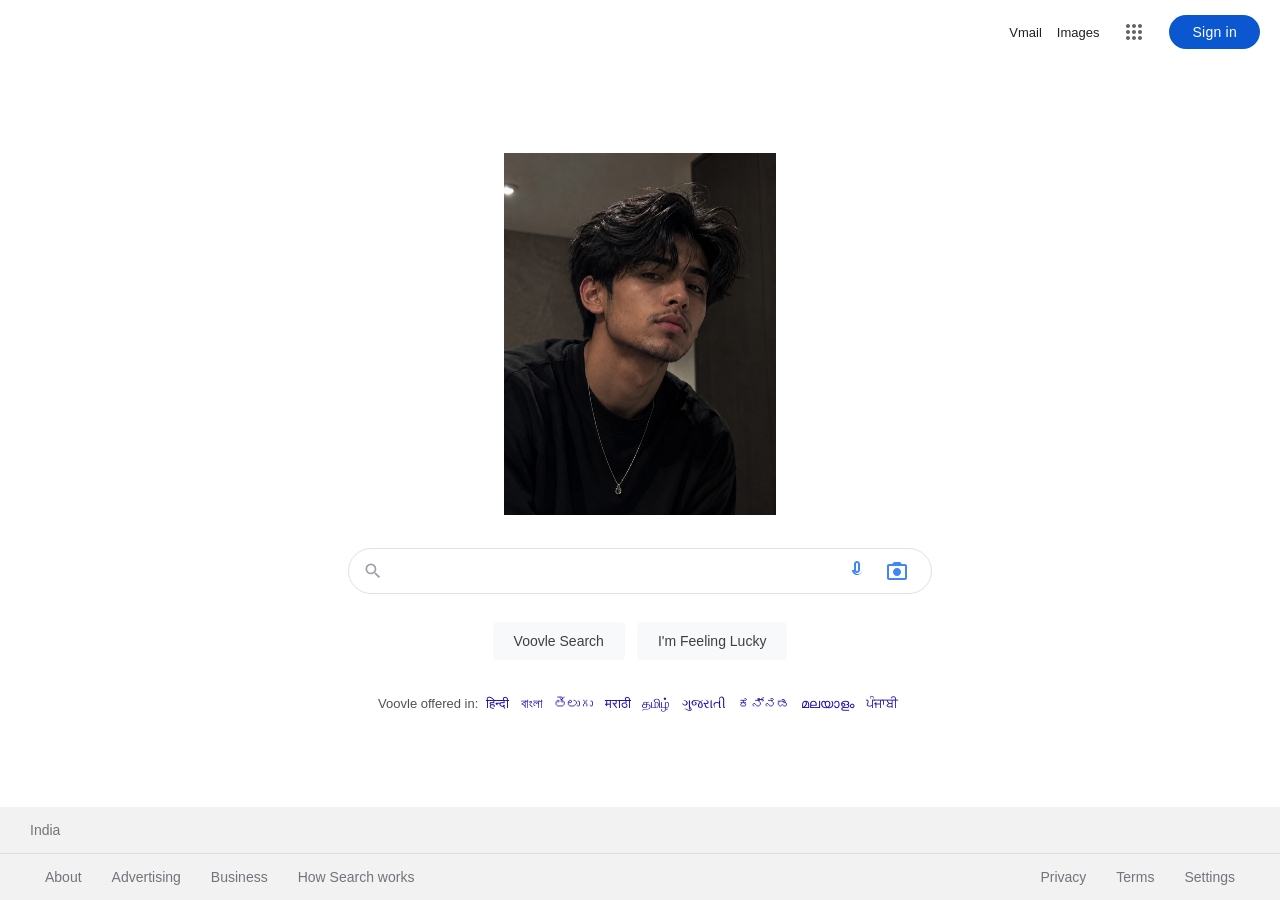
<file: index.html>
<!DOCTYPE html>
<html lang="en">
<head>
  <meta charset="UTF-8">
  <meta name="viewport" content="width=device-width, initial-scale=1.0">
  <title>Voovle</title>
  <link rel="stylesheet" href="css/styles.css">
</head>
<body>
  <header>
    <nav>
      <a href="vmail.html">Vmail</a>
      <a href="#">Images</a>
      <a href="#" class="apps-btn" aria-label="Voovle apps">
        <svg viewBox="0 0 24 24" width="24" height="24"><path fill="currentColor" d="M6,8c1.1,0 2,-0.9 2,-2s-0.9,-2 -2,-2 -2,0.9 -2,2 0.9,2 2,2zM12,20c1.1,0 2,-0.9 2,-2s-0.9,-2 -2,-2 -2,0.9 -2,2 0.9,2 2,2zM6,20c1.1,0 2,-0.9 2,-2s-0.9,-2 -2,-2 -2,0.9 -2,2 0.9,2 2,2zM6,14c1.1,0 2,-0.9 2,-2s-0.9,-2 -2,-2 -2,0.9 -2,2 0.9,2 2,2zM12,14c1.1,0 2,-0.9 2,-2s-0.9,-2 -2,-2 -2,0.9 -2,2 0.9,2 2,2zM18,8c1.1,0 2,-0.9 2,-2s-0.9,-2 -2,-2 -2,0.9 -2,2 0.9,2 2,2zM12,8c1.1,0 2,-0.9 2,-2s-0.9,-2 -2,-2 -2,0.9 -2,2 0.9,2 2,2zM18,14c1.1,0 2,-0.9 2,-2s-0.9,-2 -2,-2 -2,0.9 -2,2 0.9,2 2,2zM18,20c1.1,0 2,-0.9 2,-2s-0.9,-2 -2,-2 -2,0.9 -2,2 0.9,2 2,2z"/></svg>
      </a>
      <a href="login.html" class="sign-in-btn">Sign in</a>
    </nav>
  </header>

  <main>
    <div class="logo-section">
      <img src="logo.png" alt="Voovle" class="logo">
    </div>

    <form action="https://www.google.com/search" method="GET" class="search-form">
      <div class="search-container">
        <span class="search-icon">
          <svg viewBox="0 0 24 24" width="20" height="20"><path fill="currentColor" d="M15.5 14h-.79l-.28-.27A6.471 6.471 0 0 0 16 9.5 6.5 6.5 0 1 0 9.5 16c1.61 0 3.09-.59 4.23-1.57l.27.28v.79l5 4.99L20.49 19l-4.99-5zm-6 0C7.01 14 5 11.99 5 9.5S7.01 5 9.5 5 14 7.01 14 9.5 11.99 14 9.5 14z"/></svg>
        </span>
        <input type="text" name="q" class="search-input" autocomplete="off" spellcheck="false" aria-label="Search">
        <button type="button" class="mic-btn" aria-label="Search by voice">
          <svg viewBox="0 0 24 24" width="24" height="24"><path fill="#4285f4" d="M12 14c1.66 0 3-1.34 3-3V5c0-1.66-1.34-3-3-3S9 3.34 9 5v6c0 1.66 1.34 3 3 3zm-1-9c0-.55.45-1 1-1s1 .45 1 1v6c0 .55-.45 1-1 1s-1-.45-1-1V5zm6 6c0 2.21-1.79 4-4 4s-4-1.79-4-4H7c0 2.76 2.24 5 5 5s5-2.24 5-5h-2z"/></svg>
        </button>
        <button type="button" class="lens-btn" aria-label="Search by image">
          <svg viewBox="0 0 24 24" width="24" height="24"><path fill="#4285f4" d="M20 5h-3.17L15 3H9L7.17 5H4c-1.1 0-2 .9-2 2v12c0 1.1.9 2 2 2h16c1.1 0 2-.9 2-2V7c0-1.1-.9-2-2-2zm0 14H4V7h16v12z"/><path fill="#4285f4" d="M12 9c-2.21 0-4 1.79-4 4s1.79 4 4 4 4-1.79 4-4-1.79-4-4-4z"/></svg>
        </button>
      </div>
      <div class="buttons">
        <button type="submit" class="search-btn">Voovle Search</button>
        <button type="button" class="lucky-btn">I'm Feeling Lucky</button>
      </div>
    </form>

    <div class="language-section">
      Voovle offered in: <a href="#">हिन्दी</a> <a href="#">বাংলা</a> <a href="#">తెలుగు</a> <a href="#">मराठी</a> <a href="#">தமிழ்</a> <a href="#">ગુજરાતી</a> <a href="#">ಕನ್ನಡ</a> <a href="#">മലയാളം</a> <a href="#">ਪੰਜਾਬੀ</a>
    </div>
  </main>

  <footer>
    <div class="footer-top">
      <span>India</span>
    </div>
    <div class="footer-bottom">
      <div class="footer-left">
        <a href="#">About</a>
        <a href="#">Advertising</a>
        <a href="#">Business</a>
        <a href="#">How Search works</a>
      </div>
      <div class="footer-right">
        <a href="#">Privacy</a>
        <a href="#">Terms</a>
        <a href="#">Settings</a>
      </div>
    </div>
  </footer>

  <script src="js/scripts.js"></script>
</body>
</html>
</file>
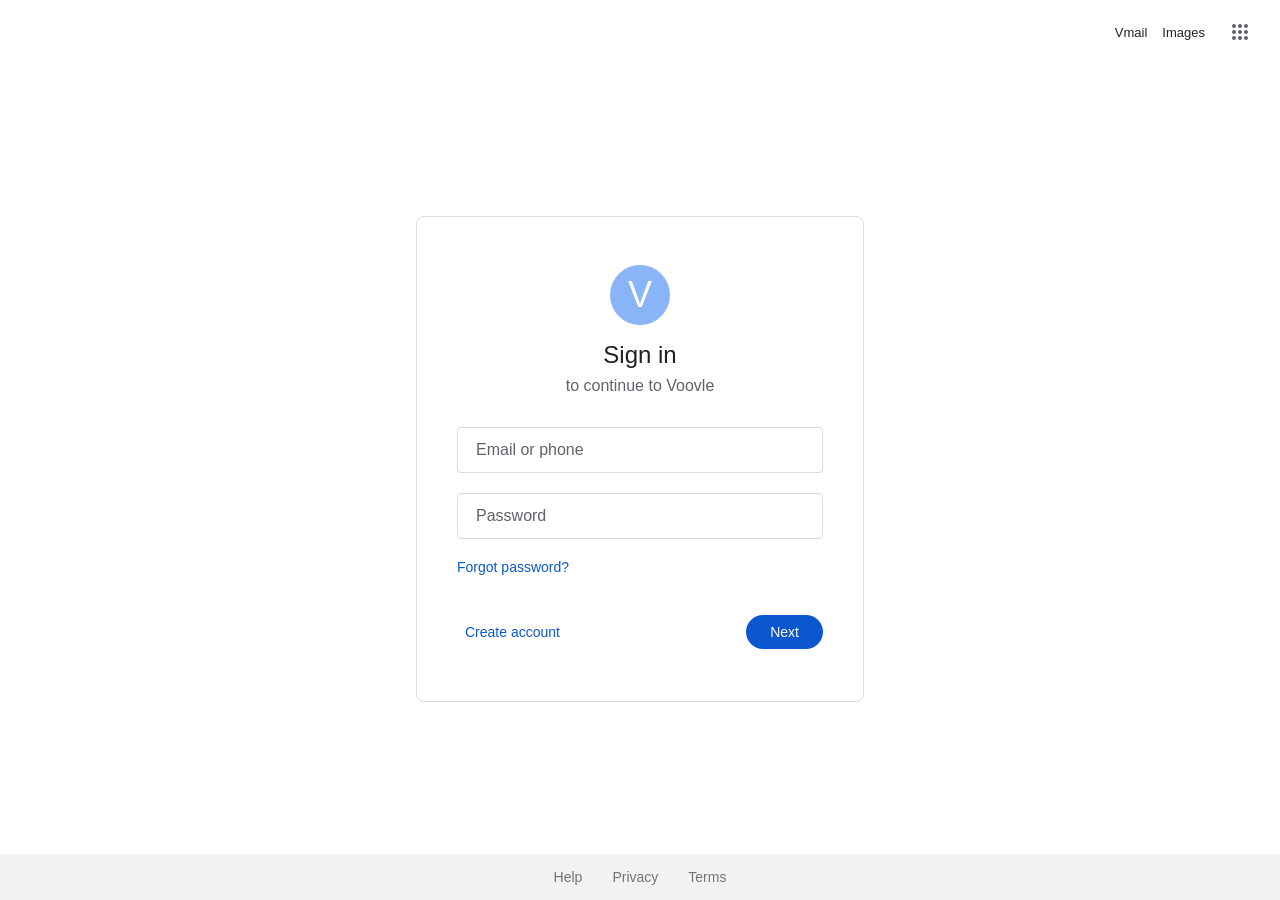
<file: login.html>
<!DOCTYPE html>
<html lang="en">
<head>
  <meta charset="UTF-8">
  <meta name="viewport" content="width=device-width, initial-scale=1.0">
  <title>Sign in - Voovle</title>
  <link rel="stylesheet" href="css/styles.css">
  <link rel="stylesheet" href="css/login.css">
</head>
<body>
  <header>
    <nav>
      <a href="index.html">Vmail</a>
      <a href="index.html">Images</a>
      <a href="#" class="apps-btn" aria-label="Voovle apps">
        <svg viewBox="0 0 24 24" width="24" height="24"><path fill="currentColor" d="M6,8c1.1,0 2,-0.9 2,-2s-0.9,-2 -2,-2 -2,0.9 -2,2 0.9,2 2,2zM12,20c1.1,0 2,-0.9 2,-2s-0.9,-2 -2,-2 -2,0.9 -2,2 0.9,2 2,2zM6,20c1.1,0 2,-0.9 2,-2s-0.9,-2 -2,-2 -2,0.9 -2,2 0.9,2 2,2zM6,14c1.1,0 2,-0.9 2,-2s-0.9,-2 -2,-2 -2,0.9 -2,2 0.9,2 2,2zM12,14c1.1,0 2,-0.9 2,-2s-0.9,-2 -2,-2 -2,0.9 -2,2 0.9,2 2,2zM18,8c1.1,0 2,-0.9 2,-2s-0.9,-2 -2,-2 -2,0.9 -2,2 0.9,2 2,2zM12,8c1.1,0 2,-0.9 2,-2s-0.9,-2 -2,-2 -2,0.9 -2,2 0.9,2 2,2zM18,14c1.1,0 2,-0.9 2,-2s-0.9,-2 -2,-2 -2,0.9 -2,2 0.9,2 2,2zM18,20c1.1,0 2,-0.9 2,-2s-0.9,-2 -2,-2 -2,0.9 -2,2 0.9,2 2,2z"/></svg>
      </a>
    </nav>
  </header>

  <main class="login-main">
    <div class="login-card">
      <div class="login-logo">
        <span class="voovle-dot">V</span>
      </div>
      <h1>Sign in</h1>
      <p class="login-subtitle">to continue to Voovle</p>
      <form id="loginForm">
        <div class="input-group">
          <input type="email" id="email" placeholder=" " required>
          <label for="email">Email or phone</label>
        </div>
        <div class="input-group">
          <input type="password" id="password" placeholder=" " required>
          <label for="password">Password</label>
        </div>
        <a href="#" class="forgot-link">Forgot password?</a>
        <div class="login-actions">
          <a href="index.html" class="create-btn">Create account</a>
          <button type="submit" class="next-btn">Next</button>
        </div>
      </form>
      <div id="loginMessage" class="login-message"></div>
    </div>
  </main>

  <footer>
    <div class="footer-bottom login-footer">
      <div class="footer-left">
        <a href="#">Help</a>
        <a href="#">Privacy</a>
        <a href="#">Terms</a>
      </div>
    </div>
  </footer>

  <script src="js/scripts.js"></script>
</body>
</html>
</file>
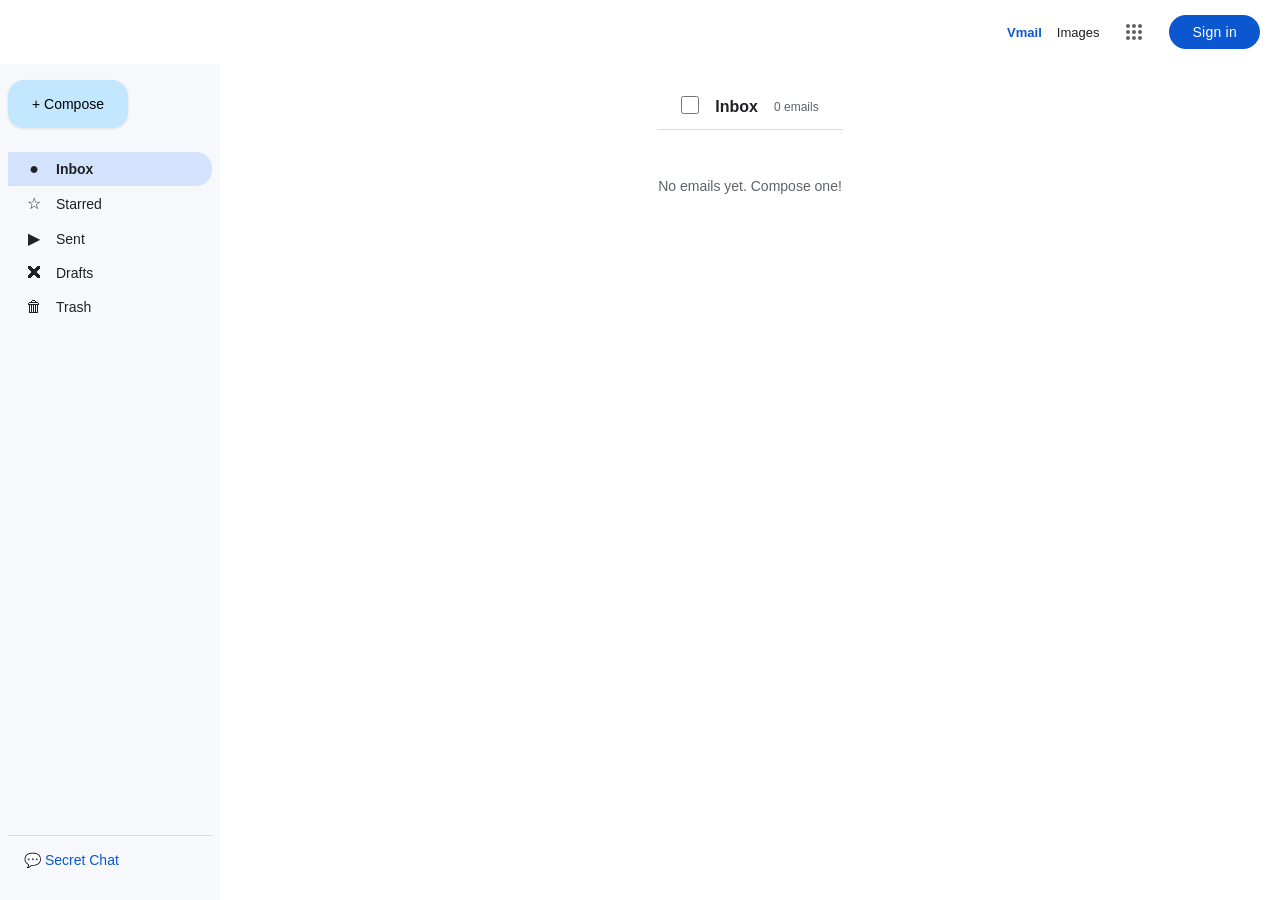
<file: vmail.html>
<!DOCTYPE html>
<html lang="en">
<head>
  <meta charset="UTF-8">
  <meta name="viewport" content="width=device-width, initial-scale=1.0">
  <title>Vmail - Voovle</title>
  <link rel="stylesheet" href="css/styles.css">
  <link rel="stylesheet" href="css/vmail.css">
</head>
<body>
  <header>
    <nav>
      <a href="vmail.html" style="color:#0b57d0;font-weight:600">Vmail</a>
      <a href="index.html">Images</a>
      <a href="#" class="apps-btn" aria-label="Voovle apps">
        <svg viewBox="0 0 24 24" width="24" height="24"><path fill="currentColor" d="M6,8c1.1,0 2,-0.9 2,-2s-0.9,-2 -2,-2 -2,0.9 -2,2 0.9,2 2,2zM12,20c1.1,0 2,-0.9 2,-2s-0.9,-2 -2,-2 -2,0.9 -2,2 0.9,2 2,2zM6,20c1.1,0 2,-0.9 2,-2s-0.9,-2 -2,-2 -2,0.9 -2,2 0.9,2 2,2zM6,14c1.1,0 2,-0.9 2,-2s-0.9,-2 -2,-2 -2,0.9 -2,2 0.9,2 2,2zM12,14c1.1,0 2,-0.9 2,-2s-0.9,-2 -2,-2 -2,0.9 -2,2 0.9,2 2,2zM18,8c1.1,0 2,-0.9 2,-2s-0.9,-2 -2,-2 -2,0.9 -2,2 0.9,2 2,2zM12,8c1.1,0 2,-0.9 2,-2s-0.9,-2 -2,-2 -2,0.9 -2,2 0.9,2 2,2zM18,14c1.1,0 2,-0.9 2,-2s-0.9,-2 -2,-2 -2,0.9 -2,2 0.9,2 2,2zM18,20c1.1,0 2,-0.9 2,-2s-0.9,-2 -2,-2 -2,0.9 -2,2 0.9,2 2,2z"/></svg>
      </a>
      <a href="login.html" class="sign-in-btn">Sign in</a>
    </nav>
  </header>

  <div class="vmail-layout">
    <aside class="vmail-sidebar">
      <button class="compose-btn" onclick="document.getElementById('composeModal').style.display='flex'">+ Compose</button>
      <div class="folder-list">
        <a href="#" class="folder active"><span>&#9679;</span> Inbox</a>
        <a href="#" class="folder"><span>&#9734;</span> Starred</a>
        <a href="#" class="folder"><span>&#9654;</span> Sent</a>
        <a href="#" class="folder"><span>&#128473;</span> Drafts</a>
        <a href="#" class="folder"><span>&#128465;</span> Trash</a>
      </div>
      <div class="sidebar-chat">
        <span>&#128172;</span> <a href="secret-chat.html">Secret Chat</a>
      </div>
    </aside>
    <main class="vmail-main">
      <div class="vmail-toolbar">
        <span class="select-all"><input type="checkbox"></span>
        <span class="toolbar-text">Inbox</span>
        <span class="email-count" id="emailCount">0 emails</span>
      </div>
      <div class="email-list" id="emailList">
        <div class="email-empty">
          <p>No emails yet. Compose one!</p>
        </div>
      </div>
    </main>
  </div>

  <div class="modal" id="composeModal">
    <div class="modal-content">
      <div class="modal-header">
        <span>New Message</span>
        <span class="close-btn" onclick="document.getElementById('composeModal').style.display='none'">&times;</span>
      </div>
      <div class="modal-body">
        <input type="email" id="composeTo" placeholder="To">
        <input type="text" id="composeSubject" placeholder="Subject">
        <textarea id="composeBody" placeholder="Write your message..."></textarea>
      </div>
      <div class="modal-footer">
        <button class="send-btn" onclick="sendEmail()">Send</button>
        <button class="draft-btn" onclick="document.getElementById('composeModal').style.display='none'">Discard</button>
      </div>
      <p id="composeMsg" class="compose-msg"></p>
    </div>
  </div>

  <script src="js/scripts.js"></script>
  <script src="js/vmail.js"></script>
</body>
</html>
</file>
<file: css/styles.css>
* {
  margin: 0;
  padding: 0;
  box-sizing: border-box;
}

html, body {
  height: 100%;
  font-family: Arial, Helvetica, sans-serif;
  font-size: 14px;
  color: #202124;
}

body {
  display: flex;
  flex-direction: column;
  min-height: 100vh;
}

header {
  width: 100%;
  padding: 6px;
}

nav {
  display: flex;
  align-items: center;
  justify-content: flex-end;
  padding: 6px 14px;
  gap: 15px;
}

nav a {
  color: #202124;
  text-decoration: none;
  font-size: 13px;
}

nav a:hover {
  text-decoration: underline;
}

.apps-btn {
  display: inline-flex;
  align-items: center;
  justify-content: center;
  width: 40px;
  height: 40px;
  border-radius: 50%;
  color: #5f6368;
}

.apps-btn:hover {
  background: #f0f0f0;
  text-decoration: none;
}

.sign-in-btn {
  background: #0b57d0;
  color: #fff !important;
  padding: 9px 23px;
  border-radius: 40px;
  font-weight: 500;
  font-size: 14px;
  letter-spacing: 0.25px;
}

.sign-in-btn:hover {
  background: #1b66dc;
  text-decoration: none !important;
  box-shadow: 0 1px 3px rgba(0,0,0,0.2);
}

main {
  flex: 1;
  display: flex;
  flex-direction: column;
  align-items: center;
  justify-content: center;
  padding: 20px;
}

.logo-section {
  margin-bottom: 30px;
}

.logo {
  max-width: 272px;
  height: auto;
}

.search-form {
  width: 100%;
  max-width: 584px;
  display: flex;
  flex-direction: column;
  align-items: center;
}

.search-container {
  width: 100%;
  display: flex;
  align-items: center;
  border: 1px solid #dfe1e5;
  border-radius: 24px;
  padding: 0 14px;
  height: 46px;
  transition: box-shadow 0.2s, border-color 0.2s;
}

.search-container:hover,
.search-container:focus-within {
  box-shadow: 0 1px 6px rgba(32,33,36,0.28);
  border-color: rgba(223,225,229,0);
}

.search-icon {
  color: #9aa0a6;
  display: flex;
  margin-right: 13px;
}

.search-input {
  flex: 1;
  border: none;
  outline: none;
  font-size: 16px;
  height: 100%;
  background: transparent;
}

.search-input::placeholder {
  color: #9aa0a6;
}

.mic-btn, .lens-btn {
  background: none;
  border: none;
  cursor: pointer;
  padding: 0 8px;
  display: flex;
  align-items: center;
}

.buttons {
  display: flex;
  gap: 12px;
  margin-top: 28px;
}

.search-btn, .lucky-btn {
  background: #f8f9fa;
  border: 1px solid #f8f9fa;
  border-radius: 4px;
  color: #3c4043;
  font-size: 14px;
  padding: 10px 20px;
  cursor: pointer;
}

.search-btn:hover, .lucky-btn:hover {
  box-shadow: 0 1px 2px rgba(0,0,0,0.1);
  border-color: #dadce0;
  color: #202124;
}

.language-section {
  margin-top: 30px;
  font-size: 13px;
  color: #4d5156;
  text-align: center;
  line-height: 28px;
}

.language-section a {
  color: #1a0dab;
  text-decoration: none;
  padding: 0 4px;
}

.language-section a:hover {
  text-decoration: underline;
}

footer {
  background: #f2f2f2;
  color: #70757a;
  font-size: 14px;
}

.footer-top {
  padding: 15px 30px;
  border-bottom: 1px solid #dadce0;
}

.footer-bottom {
  display: flex;
  flex-wrap: wrap;
  justify-content: space-between;
  padding: 0 30px;
}

.footer-left, .footer-right {
  display: flex;
  flex-wrap: wrap;
}

.footer-left a, .footer-right a {
  color: #70757a;
  text-decoration: none;
  padding: 15px;
  white-space: nowrap;
}

.footer-left a:hover, .footer-right a:hover {
  text-decoration: underline;
}
</file>
<file: css/login.css>
.login-main {
  display: flex;
  align-items: center;
  justify-content: center;
  padding: 48px 24px;
}

.login-card {
  width: 100%;
  max-width: 448px;
  border: 1px solid #dadce0;
  border-radius: 8px;
  padding: 48px 40px 36px;
  text-align: center;
}

.login-logo {
  margin-bottom: 16px;
}

.voovle-dot {
  display: inline-flex;
  align-items: center;
  justify-content: center;
  width: 60px;
  height: 60px;
  border-radius: 50%;
  background: #8ab4f8;
  color: #fff;
  font-size: 36px;
  font-weight: 500;
}

.login-card h1 {
  font-size: 24px;
  font-weight: 400;
  margin-bottom: 8px;
}

.login-subtitle {
  color: #5f6368;
  font-size: 16px;
  margin-bottom: 32px;
}

.input-group {
  position: relative;
  margin-bottom: 20px;
  text-align: left;
}

.input-group input {
  width: 100%;
  padding: 13px 15px;
  border: 1px solid #dadce0;
  border-radius: 4px;
  font-size: 16px;
  outline: none;
  transition: border-color 0.2s;
}

.input-group input:focus {
  border-color: #0b57d0;
}

.input-group label {
  position: absolute;
  left: 15px;
  top: 50%;
  transform: translateY(-50%);
  color: #5f6368;
  font-size: 16px;
  pointer-events: none;
  transition: all 0.15s;
  background: #fff;
  padding: 0 4px;
}

.input-group input:focus + label,
.input-group input:not(:placeholder-shown) + label {
  top: 0;
  font-size: 12px;
  color: #0b57d0;
}

.forgot-link {
  display: block;
  text-align: left;
  color: #0b57d0;
  text-decoration: none;
  font-weight: 500;
  font-size: 14px;
  margin-bottom: 40px;
}

.forgot-link:hover {
  text-decoration: underline;
}

.login-actions {
  display: flex;
  justify-content: space-between;
  align-items: center;
}

.create-btn {
  color: #0b57d0;
  text-decoration: none;
  font-weight: 500;
  font-size: 14px;
  padding: 8px;
}

.create-btn:hover {
  background: #e8f0fe;
  border-radius: 4px;
}

.next-btn {
  background: #0b57d0;
  color: #fff;
  border: none;
  padding: 9px 24px;
  border-radius: 20px;
  font-size: 14px;
  font-weight: 500;
  cursor: pointer;
}

.next-btn:hover {
  background: #1b66dc;
  box-shadow: 0 1px 3px rgba(0,0,0,0.2);
}

.login-message {
  margin-top: 16px;
  color: #d93025;
  font-size: 14px;
}

.login-footer {
  justify-content: center;
}
</file>
<file: css/vmail.css>
.vmail-layout {
  display: flex;
  flex: 1;
  min-height: 0;
}

.vmail-sidebar {
  width: 220px;
  background: #f6f8fc;
  padding: 16px 8px;
  display: flex;
  flex-direction: column;
  gap: 8px;
}

.compose-btn {
  background: #c2e7ff;
  border: none;
  border-radius: 16px;
  padding: 16px 24px;
  font-size: 14px;
  font-weight: 500;
  cursor: pointer;
  box-shadow: 0 1px 3px rgba(0,0,0,0.1);
  margin-bottom: 16px;
  width: fit-content;
}

.compose-btn:hover {
  box-shadow: 0 2px 6px rgba(0,0,0,0.15);
}

.folder-list {
  display: flex;
  flex-direction: column;
}

.folder {
  display: flex;
  align-items: center;
  gap: 12px;
  padding: 8px 16px;
  text-decoration: none;
  color: #202124;
  font-size: 14px;
  border-radius: 0 16px 16px 0;
}

.folder:hover {
  background: #e8eaed;
}

.folder.active {
  background: #d3e3fd;
  color: #202124;
  font-weight: 600;
}

.folder span {
  width: 20px;
  text-align: center;
  font-size: 16px;
}

.sidebar-chat {
  margin-top: auto;
  padding: 16px;
  border-top: 1px solid #dadce0;
}

.sidebar-chat a {
  color: #0b57d0;
  text-decoration: none;
  font-weight: 500;
}

.vmail-main {
  flex: 1;
  display: flex;
  flex-direction: column;
}

.vmail-toolbar {
  display: flex;
  align-items: center;
  gap: 16px;
  padding: 12px 24px;
  border-bottom: 1px solid #dadce0;
}

.select-all input {
  width: 18px;
  height: 18px;
}

.toolbar-text {
  font-weight: 600;
  font-size: 16px;
}

.email-count {
  margin-left: auto;
  color: #5f6368;
  font-size: 12px;
}

.email-list {
  flex: 1;
  overflow-y: auto;
}

.email-item {
  display: flex;
  align-items: center;
  padding: 12px 24px;
  border-bottom: 1px solid #f0f0f0;
  cursor: pointer;
  gap: 16px;
}

.email-item:hover {
  box-shadow: inset 1px 0 0 #dadce0, inset -1px 0 0 #dadce0, 0 1px 2px rgba(0,0,0,0.1);
}

.email-item input {
  width: 18px;
  height: 18px;
}

.email-from {
  font-weight: 600;
  min-width: 160px;
  font-size: 14px;
}

.email-subject {
  flex: 1;
  font-size: 14px;
  white-space: nowrap;
  overflow: hidden;
  text-overflow: ellipsis;
}

.email-body-preview {
  color: #5f6368;
  font-size: 13px;
  max-width: 300px;
  white-space: nowrap;
  overflow: hidden;
  text-overflow: ellipsis;
}

.email-time {
  color: #5f6368;
  font-size: 12px;
  min-width: 50px;
  text-align: right;
}

.email-empty {
  padding: 48px;
  text-align: center;
  color: #5f6368;
}

.modal {
  display: none;
  position: fixed;
  top: 0; left: 0; width: 100%; height: 100%;
  background: rgba(0,0,0,0.5);
  align-items: center;
  justify-content: center;
  z-index: 999;
}

.modal-content {
  background: #fff;
  border-radius: 8px;
  width: 520px;
  max-height: 80vh;
  display: flex;
  flex-direction: column;
  box-shadow: 0 8px 32px rgba(0,0,0,0.2);
}

.modal-header {
  display: flex;
  justify-content: space-between;
  align-items: center;
  padding: 16px 20px;
  border-bottom: 1px solid #dadce0;
  font-weight: 600;
  font-size: 16px;
}

.close-btn {
  font-size: 24px;
  cursor: pointer;
  color: #5f6368;
}

.modal-body {
  padding: 16px 20px;
  display: flex;
  flex-direction: column;
  gap: 12px;
}

.modal-body input, .modal-body textarea {
  padding: 10px 12px;
  border: none;
  border-bottom: 1px solid #dadce0;
  font-size: 14px;
  outline: none;
  font-family: inherit;
}

.modal-body textarea {
  min-height: 200px;
  border-bottom: none;
  resize: vertical;
}

.modal-footer {
  padding: 12px 20px;
  display: flex;
  gap: 8px;
  align-items: center;
}

.send-btn {
  background: #0b57d0;
  color: #fff;
  border: none;
  padding: 8px 24px;
  border-radius: 20px;
  font-size: 14px;
  font-weight: 500;
  cursor: pointer;
}

.send-btn:hover {
  background: #1b66dc;
}

.draft-btn {
  background: none;
  border: none;
  color: #5f6368;
  padding: 8px 16px;
  cursor: pointer;
}

.compose-msg {
  padding: 0 20px 12px;
  font-size: 13px;
  color: #188038;
}

.view-modal {
  position: fixed;
  top: 0; left: 0; width: 100%; height: 100%;
  background: rgba(0,0,0,0.5);
  display: none;
  align-items: center;
  justify-content: center;
  z-index: 1000;
}

.view-content {
  background: #fff;
  border-radius: 8px;
  width: 560px;
  max-height: 80vh;
  overflow-y: auto;
  padding: 24px;
  box-shadow: 0 8px 32px rgba(0,0,0,0.2);
}

.view-content h3 {
  margin-bottom: 8px;
}

.view-content .view-meta {
  color: #5f6368;
  font-size: 13px;
  margin-bottom: 16px;
  padding-bottom: 16px;
  border-bottom: 1px solid #dadce0;
}

.view-content .view-body {
  font-size: 14px;
  line-height: 1.6;
  white-space: pre-wrap;
}
</file>
